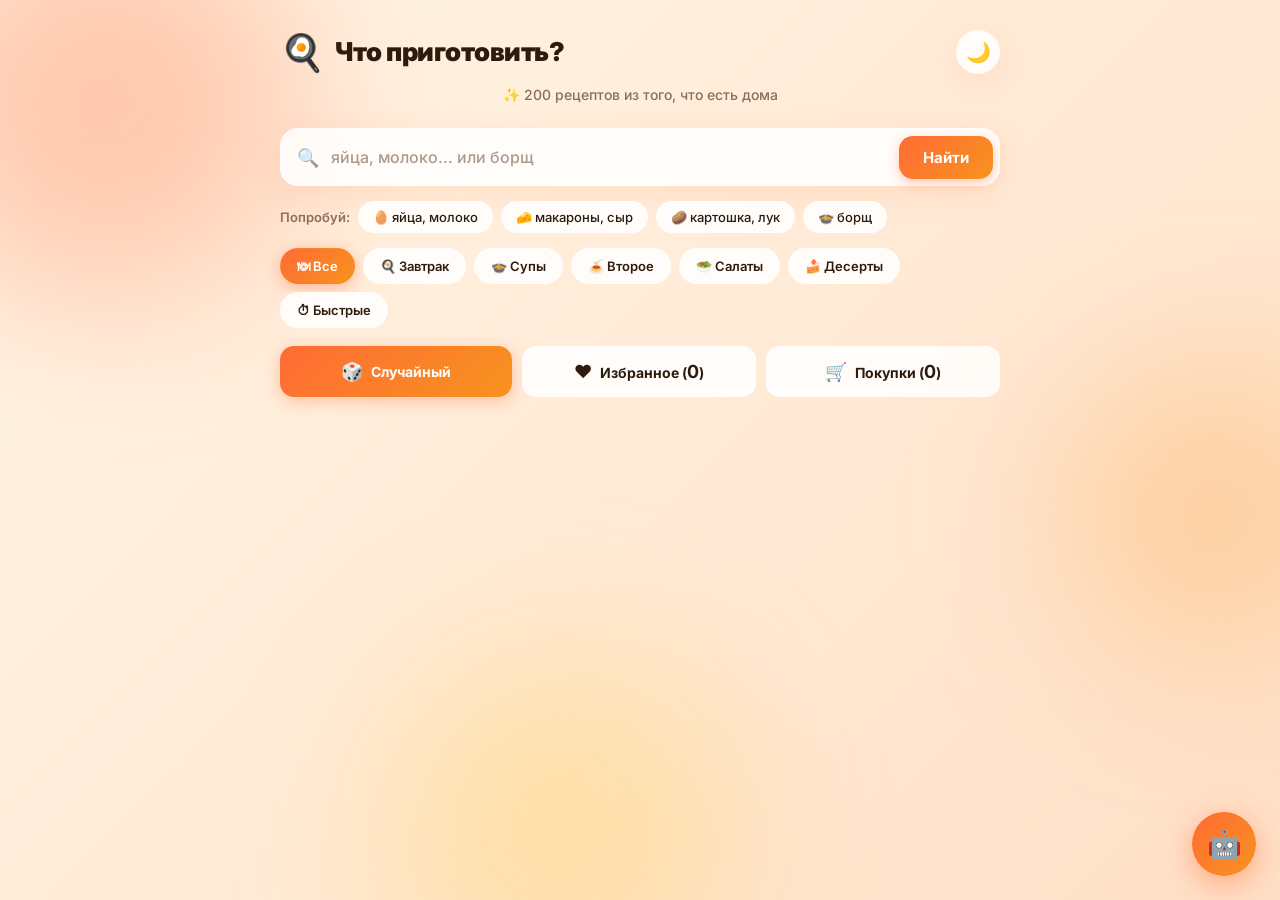
<file: index.html>
<!DOCTYPE html>
<html lang="ru">
<head>
  <meta charset="UTF-8">
  <meta name="viewport" content="width=device-width, initial-scale=1.0, viewport-fit=cover">
  <title>Что приготовить? — Рецепты из того, что есть</title>
  
  <link rel="manifest" href="manifest.json">
  <meta name="theme-color" content="#ff6b35">
  <meta name="apple-mobile-web-app-capable" content="yes">
  <meta name="apple-mobile-web-app-status-bar-style" content="black-translucent">
  <meta name="apple-mobile-web-app-title" content="Рецепты">
  <link rel="apple-touch-icon" href="icon-192.svg">
  <link rel="icon" type="image/svg+xml" href="icon-192.svg">
  
  <link rel="preconnect" href="https://fonts.googleapis.com">
  <link rel="preconnect" href="https://fonts.gstatic.com" crossorigin>
  <link href="https://fonts.googleapis.com/css2?family=Inter:wght@400;500;600;700;800;900&display=swap" rel="stylesheet">
  
  <link rel="stylesheet" href="style.css">
</head>
<body>
  <div class="bg-blobs">
    <div class="blob blob-1"></div>
    <div class="blob blob-2"></div>
    <div class="blob blob-3"></div>
  </div>

  <div class="container">
    <div class="header">
      <div class="logo">
        <span class="logo-emoji">🍳</span>
        <h1>Что приготовить?</h1>
      </div>
      <button id="themeToggle" class="theme-toggle" title="Сменить тему">🌙</button>
    </div>
    
    <p class="subtitle">✨ 200 рецептов из того, что есть дома</p>

    <div class="search-box">
      <span class="search-icon">🔍</span>
      <input 
        type="text" 
        id="ingredientsInput" 
        placeholder="яйца, молоко... или борщ"
      >
      <button id="searchBtn">Найти</button>
    </div>

    <div class="quick-tags">
      <span class="tags-label">Попробуй:</span>
      <button class="tag" data-items="яйца, молоко, мука">🥚 яйца, молоко</button>
      <button class="tag" data-items="макароны, сыр, масло">🧀 макароны, сыр</button>
      <button class="tag" data-items="картошка, лук, масло">🥔 картошка, лук</button>
      <button class="tag" data-items="борщ">🍲 борщ</button>
    </div>

    <div class="filters">
      <button class="filter-btn active" data-filter="all">🍽 Все</button>
      <button class="filter-btn" data-filter="завтрак">🍳 Завтрак</button>
      <button class="filter-btn" data-filter="суп">🍲 Супы</button>
      <button class="filter-btn" data-filter="второе">🍝 Второе</button>
      <button class="filter-btn" data-filter="салат">🥗 Салаты</button>
      <button class="filter-btn" data-filter="десерт">🍰 Десерты</button>
      <button class="filter-btn" data-filter="быстрое">⏱ Быстрые</button>
    </div>

    <div class="action-row">
      <button id="randomBtn" class="action-btn random-btn">
        <span>🎲</span>
        <span>Случайный</span>
      </button>
      <button id="favoritesBtn" class="action-btn favorites-btn">
        <span>❤️</span>
        <span>Избранное (<span id="favCount">0</span>)</span>
      </button>
      <button id="shoppingBtn" class="action-btn shopping-btn">
        <span>🛒</span>
        <span>Покупки (<span id="shopCount">0</span>)</span>
      </button>
    </div>

    <div id="results" class="results"></div>
  </div>

  <!-- 🤖 Кнопка AI-помощника -->
  <button id="aiBtn" class="ai-fab" title="Спросить AI">🤖</button>

  <!-- 🤖 Модальное окно AI-чата -->
  <div id="aiModal" class="ai-modal">
    <div class="ai-modal-content">
      <div class="ai-modal-header">
        <div class="ai-title">
          <span class="ai-avatar">🤖</span>
          <div>
            <h3>AI-помощник</h3>
            <p class="ai-status">Спроси что угодно про готовку</p>
          </div>
        </div>
        <button id="closeAi" class="close-btn">✕</button>
      </div>
      
      <div id="aiMessages" class="ai-messages">
        <div class="ai-message ai-message-bot">
          <div class="ai-message-content">Привет! 👋 Я твой кулинарный помощник.<br><br>Спроси меня что-нибудь, например:<br>• «Что приготовить из яиц и сыра?»<br>• «Дай рецепт борща»<br>• «Чем заменить молоко?»</div>
        </div>
      </div>
      
      <div class="ai-input-row">
        <input 
          type="text" 
          id="aiInput" 
          placeholder="Спроси что-нибудь..."
          autocomplete="off"
        >
        <button id="aiSend" class="ai-send-btn">➤</button>
      </div>
    </div>
  </div>

  <!-- Модальное окно списка покупок -->
  <div id="shoppingModal" class="modal">
    <div class="modal-content">
      <div class="modal-header">
        <h2>🛒 Список покупок</h2>
        <button id="closeShopping" class="close-btn">✕</button>
      </div>
      <div id="shoppingList" class="shopping-list"></div>
      <button id="clearShopping" class="clear-btn">🗑 Очистить всё</button>
    </div>
  </div>

  <script src="recipes.js"></script>
  <script src="script.js"></script>
</body>
</html>
</file>
<file: style.css>
:root {
  --bg-1: #fff5e6;
  --bg-2: #ffe0c7;
  --card-bg: rgba(255, 255, 255, 0.85);
  --card-border: rgba(255, 255, 255, 0.6);
  --text-main: #2d1b0e;
  --text-soft: #8b6f5c;
  --accent: #ff6b35;
  --accent-2: #f7931e;
  --accent-grad: linear-gradient(135deg, #ff6b35 0%, #f7931e 100%);
  --shadow: 0 8px 32px rgba(255, 107, 53, 0.12);
  --shadow-hover: 0 12px 40px rgba(255, 107, 53, 0.2);
  --hover-bg: rgba(255, 107, 53, 0.08);
  --blob-1: rgba(255, 107, 53, 0.3);
  --blob-2: rgba(247, 147, 30, 0.25);
  --blob-3: rgba(255, 193, 7, 0.2);
}

body.dark {
  --bg-1: #0f0f1e;
  --bg-2: #1a1a2e;
  --card-bg: rgba(30, 42, 71, 0.85);
  --card-border: rgba(255, 255, 255, 0.1);
  --text-main: #e8e8f0;
  --text-soft: #a0a0c0;
  --accent: #ffa94d;
  --accent-2: #ffd166;
  --accent-grad: linear-gradient(135deg, #ffa94d 0%, #ffd166 100%);
  --shadow: 0 8px 32px rgba(0, 0, 0, 0.4);
  --shadow-hover: 0 12px 40px rgba(255, 169, 77, 0.2);
  --hover-bg: rgba(255, 169, 77, 0.1);
  --blob-1: rgba(255, 169, 77, 0.15);
  --blob-2: rgba(255, 209, 102, 0.1);
  --blob-3: rgba(118, 75, 162, 0.15);
}

* {
  margin: 0;
  padding: 0;
  box-sizing: border-box;
  font-family: 'Inter', -apple-system, BlinkMacSystemFont, sans-serif;
}

html { scroll-behavior: smooth; }

body {
  min-height: 100vh;
  background: linear-gradient(135deg, var(--bg-1) 0%, var(--bg-2) 100%);
  padding: 30px 15px;
  color: var(--text-main);
  transition: background 0.4s, color 0.3s;
  overflow-x: hidden;
  position: relative;
}

.bg-blobs {
  position: fixed;
  top: 0;
  left: 0;
  width: 100%;
  height: 100%;
  z-index: -1;
  overflow: hidden;
  pointer-events: none;
}

.blob {
  position: absolute;
  border-radius: 50%;
  filter: blur(80px);
  animation: float 20s ease-in-out infinite;
}

.blob-1 { width: 400px; height: 400px; background: var(--blob-1); top: -100px; left: -100px; }
.blob-2 { width: 300px; height: 300px; background: var(--blob-2); top: 40%; right: -80px; animation-delay: -7s; }
.blob-3 { width: 350px; height: 350px; background: var(--blob-3); bottom: -100px; left: 30%; animation-delay: -14s; }

@keyframes float {
  0%, 100% { transform: translate(0, 0) scale(1); }
  33% { transform: translate(50px, -30px) scale(1.1); }
  66% { transform: translate(-30px, 50px) scale(0.95); }
}

.container {
  max-width: 720px;
  margin: 0 auto;
  position: relative;
  z-index: 1;
}

.header {
  display: flex;
  justify-content: space-between;
  align-items: center;
  margin-bottom: 12px;
  gap: 15px;
}

.logo {
  display: flex;
  align-items: center;
  gap: 10px;
  flex: 1;
}

.logo-emoji {
  font-size: 36px;
  animation: wiggle 3s ease-in-out infinite;
  display: inline-block;
}

@keyframes wiggle {
  0%, 100% { transform: rotate(-5deg); }
  50% { transform: rotate(5deg); }
}

h1 {
  font-size: 26px;
  font-weight: 900;
  color: var(--text-main);
  letter-spacing: -0.5px;
  line-height: 1.1;
}

.theme-toggle {
  width: 44px;
  height: 44px;
  border-radius: 50%;
  border: none;
  background: var(--card-bg);
  backdrop-filter: blur(10px);
  font-size: 20px;
  cursor: pointer;
  transition: all 0.3s;
  flex-shrink: 0;
  box-shadow: var(--shadow);
}

.theme-toggle:hover {
  transform: rotate(20deg) scale(1.1);
  box-shadow: var(--shadow-hover);
}

.subtitle {
  text-align: center;
  color: var(--text-soft);
  margin-bottom: 25px;
  font-size: 14px;
  font-weight: 500;
}

.search-box {
  display: flex;
  align-items: center;
  gap: 8px;
  background: var(--card-bg);
  backdrop-filter: blur(20px);
  border: 1.5px solid var(--card-border);
  border-radius: 18px;
  padding: 6px 6px 6px 16px;
  margin-bottom: 15px;
  box-shadow: var(--shadow);
  transition: all 0.3s;
}

.search-box:focus-within {
  box-shadow: var(--shadow-hover);
  border-color: var(--accent);
  transform: translateY(-2px);
}

.search-icon { font-size: 18px; opacity: 0.6; }

#ingredientsInput {
  flex: 1;
  padding: 12px 4px;
  border: none;
  font-size: 16px;
  outline: none;
  background: transparent;
  color: var(--text-main);
  font-weight: 500;
}

#ingredientsInput::placeholder { color: var(--text-soft); opacity: 0.7; }

#searchBtn {
  padding: 12px 24px;
  border-radius: 14px;
  border: none;
  background: var(--accent-grad);
  color: #fff;
  font-size: 15px;
  font-weight: 700;
  cursor: pointer;
  transition: all 0.2s;
  box-shadow: 0 4px 12px rgba(255, 107, 53, 0.35);
  white-space: nowrap;
}

#searchBtn:hover { transform: translateY(-2px); box-shadow: 0 6px 20px rgba(255, 107, 53, 0.5); }

.quick-tags {
  display: flex;
  flex-wrap: wrap;
  gap: 8px;
  align-items: center;
  margin-bottom: 15px;
  font-size: 13px;
  color: var(--text-soft);
}

.tags-label { font-weight: 600; }

.tag {
  padding: 7px 14px;
  border-radius: 20px;
  border: 1.5px solid var(--card-border);
  background: var(--card-bg);
  backdrop-filter: blur(10px);
  color: var(--text-main);
  cursor: pointer;
  font-size: 13px;
  font-weight: 500;
  transition: all 0.2s;
}

.tag:hover { transform: translateY(-2px); border-color: var(--accent); color: var(--accent); }

.filters { display: flex; flex-wrap: wrap; gap: 8px; margin-bottom: 18px; }

.filter-btn {
  padding: 9px 16px;
  border-radius: 22px;
  border: 1.5px solid var(--card-border);
  background: var(--card-bg);
  backdrop-filter: blur(10px);
  color: var(--text-main);
  cursor: pointer;
  font-size: 13px;
  font-weight: 600;
  transition: all 0.2s;
}

.filter-btn:hover { transform: translateY(-2px); border-color: var(--accent); }

.filter-btn.active {
  background: var(--accent-grad);
  color: #fff;
  border-color: transparent;
  box-shadow: 0 4px 16px rgba(255, 107, 53, 0.4);
}

.action-row { display: flex; gap: 10px; margin-bottom: 25px; flex-wrap: wrap; }

.action-btn {
  flex: 1;
  min-width: 130px;
  display: flex;
  align-items: center;
  justify-content: center;
  gap: 8px;
  padding: 14px 16px;
  border-radius: 14px;
  font-size: 14px;
  font-weight: 700;
  cursor: pointer;
  transition: all 0.25s;
  border: 1.5px solid var(--card-border);
  background: var(--card-bg);
  backdrop-filter: blur(10px);
  color: var(--text-main);
}

.action-btn:hover { transform: translateY(-3px); box-shadow: var(--shadow-hover); }
.action-btn span:first-child { font-size: 18px; }

.random-btn {
  background: var(--accent-grad);
  color: #fff;
  border: none;
  box-shadow: 0 4px 16px rgba(255, 107, 53, 0.35);
}

.favorites-btn:hover { border-color: #e91e63; color: #e91e63; }
.shopping-btn:hover { border-color: #2196f3; color: #2196f3; }
.results { display: flex; flex-direction: column; gap: 16px; }

.recipe-card {
  background: var(--card-bg);
  backdrop-filter: blur(20px);
  border: 1.5px solid var(--card-border);
  border-radius: 20px;
  padding: 24px;
  box-shadow: var(--shadow);
  position: relative;
  transition: all 0.3s;
  animation: cardIn 0.5s ease-out backwards;
  overflow: hidden;
}

.recipe-card::before {
  content: '';
  position: absolute;
  top: 0;
  left: 0;
  width: 5px;
  height: 100%;
  background: var(--accent-grad);
}

.recipe-card[data-category="завтрак"]::before { background: linear-gradient(180deg, #fbc02d, #f9a825); }
.recipe-card[data-category="суп"]::before     { background: linear-gradient(180deg, #2196f3, #1976d2); }
.recipe-card[data-category="второе"]::before  { background: linear-gradient(180deg, #ff6b35, #f7931e); }
.recipe-card[data-category="салат"]::before   { background: linear-gradient(180deg, #4caf50, #388e3c); }
.recipe-card[data-category="десерт"]::before  { background: linear-gradient(180deg, #e91e63, #c2185b); }

@keyframes cardIn {
  from { opacity: 0; transform: translateY(20px) scale(0.98); }
  to { opacity: 1; transform: translateY(0) scale(1); }
}

.recipe-card:hover { transform: translateY(-4px); box-shadow: var(--shadow-hover); }

.recipe-card h3 {
  color: var(--text-main);
  margin-bottom: 10px;
  font-size: 20px;
  font-weight: 800;
  padding-right: 120px;
  line-height: 1.3;
}

.recipe-time {
  display: inline-flex;
  align-items: center;
  gap: 4px;
  background: var(--hover-bg);
  color: var(--accent);
  padding: 5px 12px;
  border-radius: 12px;
  font-size: 13px;
  font-weight: 700;
  margin-bottom: 14px;
}

.recipe-card ol { padding-left: 22px; color: var(--text-main); line-height: 1.75; font-size: 15px; }
.recipe-card ol li { margin-bottom: 8px; }
.recipe-card ol li::marker { color: var(--accent); font-weight: 800; }

.missing {
  background: rgba(255, 193, 7, 0.15);
  color: #b8860b;
  padding: 10px 14px;
  border-radius: 12px;
  font-size: 14px;
  margin-bottom: 12px;
  font-weight: 600;
  border-left: 3px solid #ffc107;
}

body.dark .missing { background: rgba(255, 209, 102, 0.1); color: #ffd166; }

.empty {
  text-align: center;
  padding: 60px 20px;
  color: var(--text-soft);
  font-size: 16px;
  line-height: 1.7;
  background: var(--card-bg);
  backdrop-filter: blur(20px);
  border-radius: 20px;
  border: 1.5px solid var(--card-border);
}

.match-badge {
  position: absolute;
  top: 24px;
  right: 24px;
  background: var(--accent-grad);
  color: #fff;
  padding: 5px 12px;
  border-radius: 12px;
  font-size: 12px;
  font-weight: 700;
}

.card-actions { display: flex; gap: 8px; margin-top: 16px; flex-wrap: wrap; }

.copy-btn, .fav-btn, .shop-btn {
  padding: 9px 14px;
  border-radius: 10px;
  border: 1.5px solid var(--card-border);
  background: transparent;
  color: var(--text-main);
  font-size: 13px;
  font-weight: 600;
  cursor: pointer;
  transition: all 0.2s;
}

.copy-btn:hover, .fav-btn:hover { background: var(--hover-bg); transform: translateY(-2px); }
.copy-btn.copied { background: #4caf50; color: #fff; border-color: #4caf50; }
.fav-btn { border-color: rgba(233, 30, 99, 0.4); color: #e91e63; }
.fav-btn:hover, .fav-btn.active { background: #e91e63; color: #fff; border-color: #e91e63; }
.shop-btn { border-color: rgba(33, 150, 243, 0.4); color: #2196f3; }
.shop-btn:hover { background: #2196f3; color: #fff; border-color: #2196f3; }
/* ===== МОДАЛЬНОЕ ОКНО ===== */
.modal {
  display: none;
  position: fixed;
  top: 0;
  left: 0;
  width: 100%;
  height: 100%;
  background: rgba(0, 0, 0, 0.6);
  backdrop-filter: blur(8px);
  z-index: 1000;
  align-items: center;
  justify-content: center;
  padding: 20px;
  animation: fadeIn 0.25s;
}

@keyframes fadeIn { from { opacity: 0; } to { opacity: 1; } }

.modal.open { display: flex; }

.modal-content {
  background: var(--card-bg);
  backdrop-filter: blur(30px);
  border: 1.5px solid var(--card-border);
  border-radius: 24px;
  padding: 28px;
  max-width: 480px;
  width: 100%;
  max-height: 80vh;
  overflow-y: auto;
  box-shadow: 0 30px 80px rgba(0, 0, 0, 0.4);
  animation: slideUp 0.35s cubic-bezier(0.16, 1, 0.3, 1);
}

@keyframes slideUp {
  from { opacity: 0; transform: translateY(40px) scale(0.95); }
  to { opacity: 1; transform: translateY(0) scale(1); }
}

.modal-header { display: flex; justify-content: space-between; align-items: center; margin-bottom: 20px; }
.modal-header h2 { color: var(--text-main); font-size: 22px; font-weight: 800; }

.close-btn {
  background: none;
  border: none;
  font-size: 24px;
  cursor: pointer;
  color: var(--text-soft);
  padding: 4px 10px;
  border-radius: 8px;
  transition: all 0.2s;
}

.close-btn:hover { color: var(--text-main); background: var(--hover-bg); }

.shopping-list { display: flex; flex-direction: column; gap: 8px; }

.shopping-item {
  display: flex;
  align-items: center;
  gap: 12px;
  padding: 12px 14px;
  background: var(--hover-bg);
  border-radius: 12px;
  cursor: pointer;
  transition: all 0.2s;
  border: 1.5px solid transparent;
}

.shopping-item:hover { border-color: var(--accent); transform: translateX(4px); }
.shopping-item.done { opacity: 0.5; text-decoration: line-through; }
.shopping-item input[type="checkbox"] { width: 20px; height: 20px; cursor: pointer; accent-color: var(--accent); }
.shopping-item .item-name { flex: 1; font-size: 15px; color: var(--text-main); font-weight: 600; }
.shopping-item .remove-item { background: none; border: none; color: #e91e63; font-size: 18px; cursor: pointer; padding: 0 6px; transition: transform 0.2s; }
.shopping-item .remove-item:hover { transform: scale(1.4); }

.clear-btn {
  margin-top: 20px;
  width: 100%;
  padding: 14px;
  border-radius: 12px;
  border: 1.5px solid rgba(233, 30, 99, 0.4);
  background: transparent;
  color: #e91e63;
  font-size: 15px;
  font-weight: 700;
  cursor: pointer;
  transition: all 0.2s;
}

.clear-btn:hover { background: #e91e63; color: #fff; }

/* ===== 🤖 AI-ПОМОЩНИК ===== */
.ai-fab {
  position: fixed;
  bottom: 24px;
  right: 24px;
  width: 64px;
  height: 64px;
  border-radius: 50%;
  border: none;
  background: var(--accent-grad);
  color: #fff;
  font-size: 28px;
  cursor: pointer;
  box-shadow: 0 8px 30px rgba(255, 107, 53, 0.5);
  transition: all 0.3s;
  z-index: 999;
  animation: pulse 2s ease-in-out infinite;
}

@keyframes pulse {
  0%, 100% { box-shadow: 0 8px 30px rgba(255, 107, 53, 0.5); }
  50% { box-shadow: 0 8px 40px rgba(255, 107, 53, 0.8); }
}

.ai-fab:hover { transform: scale(1.1) rotate(10deg); }

.ai-modal {
  display: none;
  position: fixed;
  top: 0;
  left: 0;
  width: 100%;
  height: 100%;
  background: rgba(0, 0, 0, 0.6);
  backdrop-filter: blur(8px);
  z-index: 1001;
  align-items: flex-end;
  justify-content: center;
  animation: fadeIn 0.25s;
}

.ai-modal.open { display: flex; }

.ai-modal-content {
  background: var(--card-bg);
  backdrop-filter: blur(30px);
  border: 1.5px solid var(--card-border);
  border-radius: 24px 24px 0 0;
  width: 100%;
  max-width: 720px;
  height: 85vh;
  max-height: 700px;
  display: flex;
  flex-direction: column;
  box-shadow: 0 -10px 60px rgba(0, 0, 0, 0.3);
  animation: slideUpModal 0.35s cubic-bezier(0.16, 1, 0.3, 1);
}

@keyframes slideUpModal {
  from { transform: translateY(100%); }
  to { transform: translateY(0); }
}

.ai-modal-header {
  display: flex;
  justify-content: space-between;
  align-items: center;
  padding: 20px 24px;
  border-bottom: 1.5px solid var(--card-border);
}

.ai-title { display: flex; align-items: center; gap: 12px; }

.ai-avatar {
  width: 44px;
  height: 44px;
  border-radius: 50%;
  background: var(--accent-grad);
  display: flex;
  align-items: center;
  justify-content: center;
  font-size: 24px;
  box-shadow: 0 4px 12px rgba(255, 107, 53, 0.3);
}

.ai-title h3 { font-size: 17px; font-weight: 800; color: var(--text-main); }
.ai-status { font-size: 12px; color: var(--text-soft); margin-top: 2px; }

.ai-messages {
  flex: 1;
  overflow-y: auto;
  padding: 20px 24px;
  display: flex;
  flex-direction: column;
  gap: 12px;
}

.ai-message { display: flex; animation: messageIn 0.3s ease-out; }

@keyframes messageIn {
  from { opacity: 0; transform: translateY(10px); }
  to { opacity: 1; transform: translateY(0); }
}

.ai-message-user { justify-content: flex-end; }

.ai-message-content {
  max-width: 80%;
  padding: 12px 16px;
  border-radius: 16px;
  font-size: 14px;
  line-height: 1.6;
  white-space: pre-wrap;
  word-wrap: break-word;
}

.ai-message-bot .ai-message-content {
  background: var(--hover-bg);
  color: var(--text-main);
  border-bottom-left-radius: 4px;
}

.ai-message-user .ai-message-content {
  background: var(--accent-grad);
  color: #fff;
  border-bottom-right-radius: 4px;
}

.ai-message-content.typing::after {
  content: '...';
  animation: dots 1.4s infinite;
}

@keyframes dots {
  0%, 20% { content: '.'; }
  40% { content: '..'; }
  60%, 100% { content: '...'; }
}

.ai-input-row {
  display: flex;
  gap: 10px;
  padding: 16px 24px 20px;
  border-top: 1.5px solid var(--card-border);
  background: var(--card-bg);
}

#aiInput {
  flex: 1;
  padding: 14px 16px;
  border-radius: 14px;
  border: 1.5px solid var(--card-border);
  background: var(--card-bg);
  color: var(--text-main);
  font-size: 15px;
  outline: none;
  transition: all 0.2s;
}

#aiInput:focus {
  border-color: var(--accent);
  box-shadow: 0 0 0 3px rgba(255, 107, 53, 0.15);
}

.ai-send-btn {
  width: 52px;
  height: 52px;
  border-radius: 14px;
  border: none;
  background: var(--accent-grad);
  color: #fff;
  font-size: 20px;
  cursor: pointer;
  transition: all 0.2s;
  box-shadow: 0 4px 12px rgba(255, 107, 53, 0.35);
  flex-shrink: 0;
} 

.ai-photo-btn {
  width: 52px;
  height: 52px;
  border-radius: 14px;
  border: 1.5px solid var(--card-border);
  background: var(--card-bg);
  color: var(--text-main);
  font-size: 22px;
  cursor: pointer;
  transition: all 0.2s;
  flex-shrink: 0;
}

.ai-photo-btn:hover {
  transform: scale(1.05);
  border-color: var(--accent);
  background: var(--hover-bg);
}

.ai-send-btn:hover { transform: scale(1.05); box-shadow: 0 6px 20px rgba(255, 107, 53, 0.5); }
.ai-send-btn:disabled { opacity: 0.5; cursor: not-allowed; }

/* ===== АДАПТИВНОСТЬ ===== */
@media (max-width: 480px) {
  h1 { font-size: 20px; }
  .logo-emoji { font-size: 28px; }
  
  .search-box { flex-direction: column; padding: 12px; gap: 10px; }
  .search-icon { display: none; }
  #ingredientsInput { width: 100%; text-align: center; padding: 10px; }
  #searchBtn { width: 100%; }
  
  .action-btn { min-width: 100%; flex: none; }
  .recipe-card h3 { font-size: 18px; padding-right: 80px; }
  .match-badge { top: 18px; right: 18px; font-size: 11px; padding: 4px 10px; }
  .recipe-card { padding: 20px; }
  
  .ai-fab { bottom: 16px; right: 16px; width: 56px; height: 56px; font-size: 24px; }
  .ai-modal-content { height: 90vh; border-radius: 20px 20px 0 0; }
  .ai-modal-header { padding: 16px 20px; }
  .ai-messages { padding: 16px 20px; }
  .ai-input-row { padding: 12px 20px 16px; }
  .ai-message-content { max-width: 88%; font-size: 13.5px; }
}
</file>
